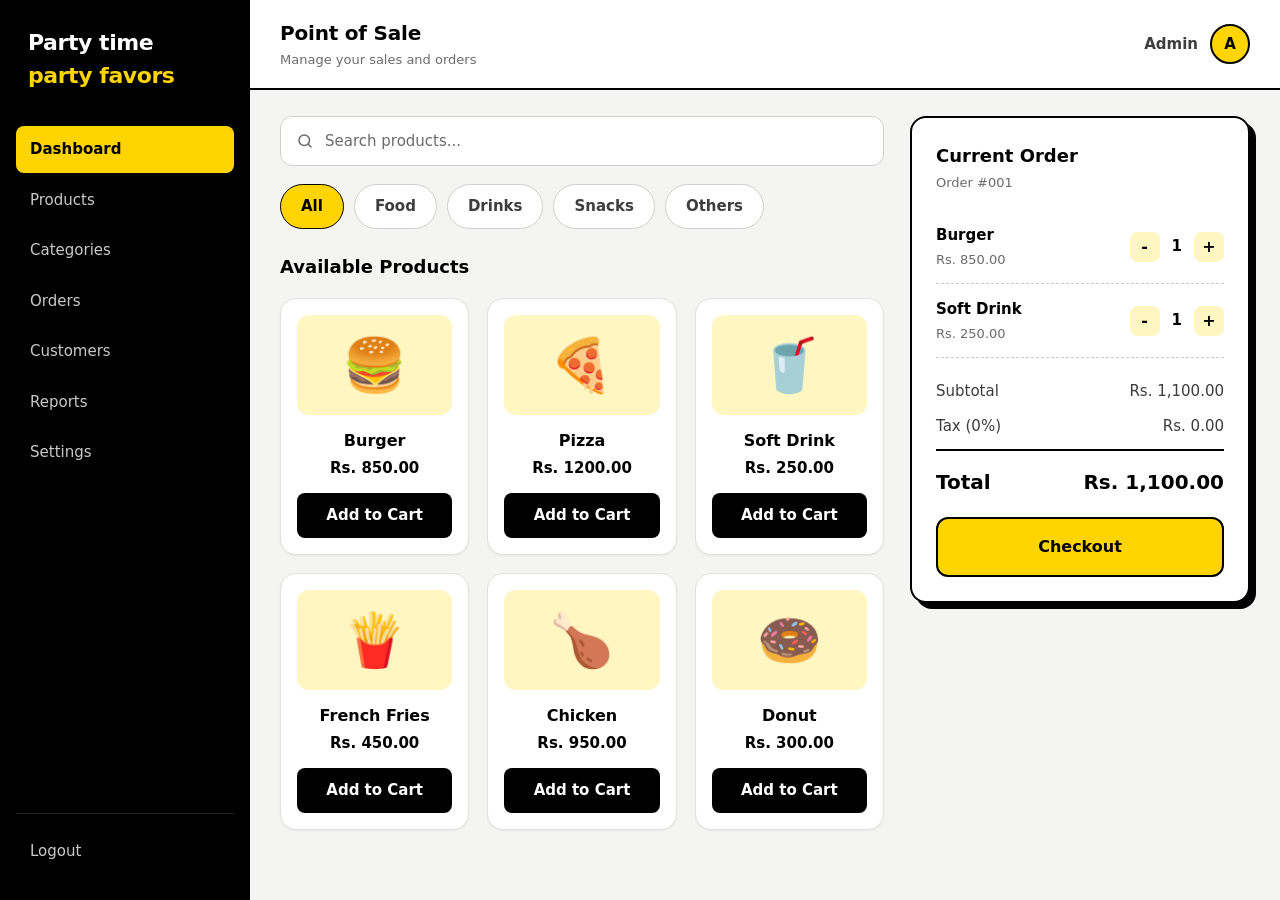
<file: index.html>
<!DOCTYPE html>
<html lang="en">
<head>
    <meta charset="UTF-8">
    <meta name="viewport" content="width=device-width, initial-scale=1.0">
    <title>Party time party favors - POS</title>
    <link rel="stylesheet" href="CSS/style.css">
</head>
<body>

    <div class="container">
        <aside class="sidebar">
            <h2>Party time <span> party favors</span></h2>

            <nav>
                <a class="active">Dashboard</a>
                <a href="products.html">Products</a>
                <a href="categories.html">Categories</a>
                <a href="orders.html">Orders</a>
                <a href="customers.html">Customers</a>
                <a href="reports.html">Reports</a>
                <a href="settings.html">Settings</a>
            </nav>

            <div class="logout">
                <a href="login.html">Logout</a>
            </div>
        </aside>


        <main class="main">

            <header class="topbar">
                <div>
                    <h2>Point of Sale</h2>
                    <p>Manage your sales and orders</p>
                </div>

                <div class="profile">
                    <span>Admin</span>
                    <div class="avatar">A</div>
                </div>
            </header>

            <div class="content">

                <section class="products">

                    <div class="search">
                        <input type="text" placeholder="Search products...">
                    </div>

                    <div class="categories">
                        <button class="selected">All</button>
                        <button>Food</button>
                        <button>Drinks</button>
                        <button>Snacks</button>
                        <button>Others</button>
                    </div>

                    <h3>Available Products</h3>

                    <div class="product-grid">

                        <div class="product-card">
                            <div class="product-img">🍔</div>
                            <h4>Burger</h4>
                            <p>Rs. 850.00</p>
                            <button>Add to Cart</button>
                        </div>

                        <div class="product-card">
                            <div class="product-img">🍕</div>
                            <h4>Pizza</h4>
                            <p>Rs. 1200.00</p>
                            <button>Add to Cart</button>
                        </div>

                        <div class="product-card">
                            <div class="product-img">🥤</div>
                            <h4>Soft Drink</h4>
                            <p>Rs. 250.00</p>
                            <button>Add to Cart</button>
                        </div>

                        <div class="product-card">
                            <div class="product-img">🍟</div>
                            <h4>French Fries</h4>
                            <p>Rs. 450.00</p>
                            <button>Add to Cart</button>
                        </div>

                        <div class="product-card">
                            <div class="product-img">🍗</div>
                            <h4>Chicken</h4>
                            <p>Rs. 950.00</p>
                            <button>Add to Cart</button>
                        </div>

                        <div class="product-card">
                            <div class="product-img">🍩</div>
                            <h4>Donut</h4>
                            <p>Rs. 300.00</p>
                            <button>Add to Cart</button>
                        </div>

                    </div>
                </section>

                <section class="cart">

                    <h3>Current Order</h3>
                    <p class="order-id">Order #001</p>

                    <div class="cart-items">

                        <div class="cart-item">
                            <div>
                                <h4>Burger</h4>
                                <p>Rs. 850.00</p>
                            </div>
                            <div class="quantity">
                                <button>-</button>
                                <span>1</span>
                                <button>+</button>
                            </div>
                        </div>

                        <div class="cart-item">
                            <div>
                                <h4>Soft Drink</h4>
                                <p>Rs. 250.00</p>
                            </div>
                            <div class="quantity">
                                <button>-</button>
                                <span>1</span>
                                <button>+</button>
                            </div>
                        </div>

                    </div>

                    <div class="summary">
                        <div><span>Subtotal</span><span>Rs. 1,100.00</span></div>
                        <div><span>Tax (0%)</span><span>Rs. 0.00</span></div>
                        <div class="total">
                            <span>Total</span>
                            <span>Rs. 1,100.00</span>
                        </div>
                    </div>

                    <button class="checkout">Checkout</button>

                </section>

            </div>
        </main>
    </div>

    <script src="JS/script.js"></script>
</body>
</html>
</file>
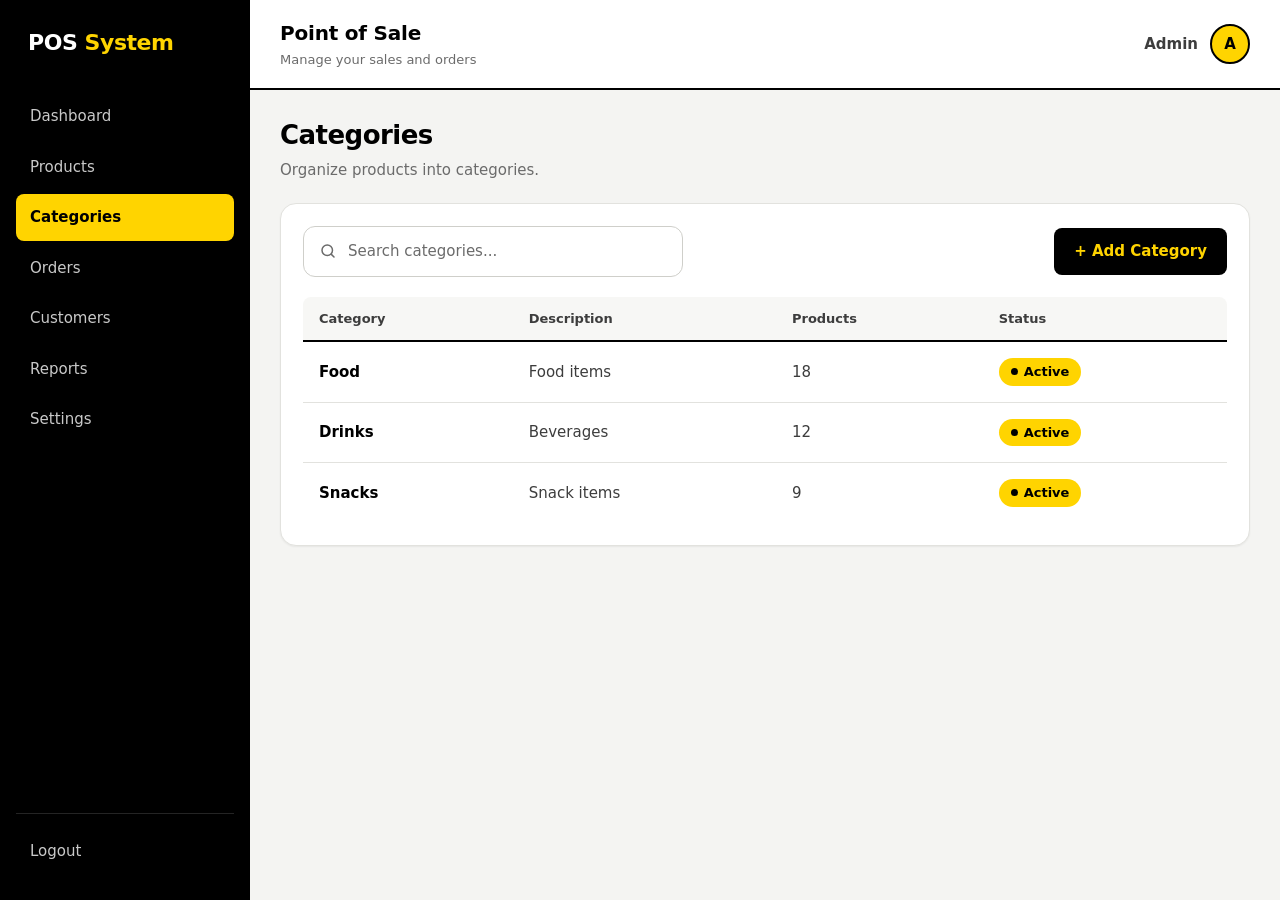
<file: categories.html>
<!DOCTYPE html>
<html lang="en">

<head>
    <meta charset="UTF-8">
    <meta name="viewport" content="width=device-width, initial-scale=1.0">
    <title>Categories | POS System</title>
    <link rel="stylesheet" href="CSS/style.css">
</head>

<body>
    <div class="container">
        <aside class="sidebar">
            <h2>POS<span> System</span></h2>
            <nav><a href="index.html">Dashboard</a><a href="products.html">Products</a><a class="active"
                    aria-current="page" href="categories.html">Categories</a><a href="orders.html">Orders</a><a
                    href="customers.html">Customers</a><a href="reports.html">Reports</a><a
                    href="settings.html">Settings</a></nav>
            <div class="logout"><a href="#">Logout</a></div>
        </aside>
        <main class="main">
            <header class="topbar">
                <div>
                    <h2>Point of Sale</h2>
                    <p>Manage your sales and orders</p>
                </div>
                <div class="profile"><span>Admin</span>
                    <div class="avatar">A</div>
                </div>
            </header>
            <div class="content">
                <div class="page-title">
                    <h2>Categories</h2>
                    <p>Organize products into categories.</p>
                </div>
                <div class="panel">
                    <div class="toolbar">
                        <div class="search"><input placeholder="Search categories..."></div><button class="btn">+ Add
                            Category</button>
                    </div>
                    <table>
                        <thead>
                            <tr>
                                <th>Category</th>
                                <th>Description</th>
                                <th>Products</th>
                                <th>Status</th>
                            </tr>
                        </thead>
                        <tbody>
                            <tr>
                                <td>Food</td>
                                <td>Food items</td>
                                <td>18</td>
                                <td><span class="status">Active</span></td>
                            </tr>
                            <tr>
                                <td>Drinks</td>
                                <td>Beverages</td>
                                <td>12</td>
                                <td><span class="status">Active</span></td>
                            </tr>
                            <tr>
                                <td>Snacks</td>
                                <td>Snack items</td>
                                <td>9</td>
                                <td><span class="status">Active</span></td>
                            </tr>
                        </tbody>
                    </table>
                </div>
            </div>
        </main>
    </div>
    <script src="JS/script.js"></script>
</body>

</html>
</file>
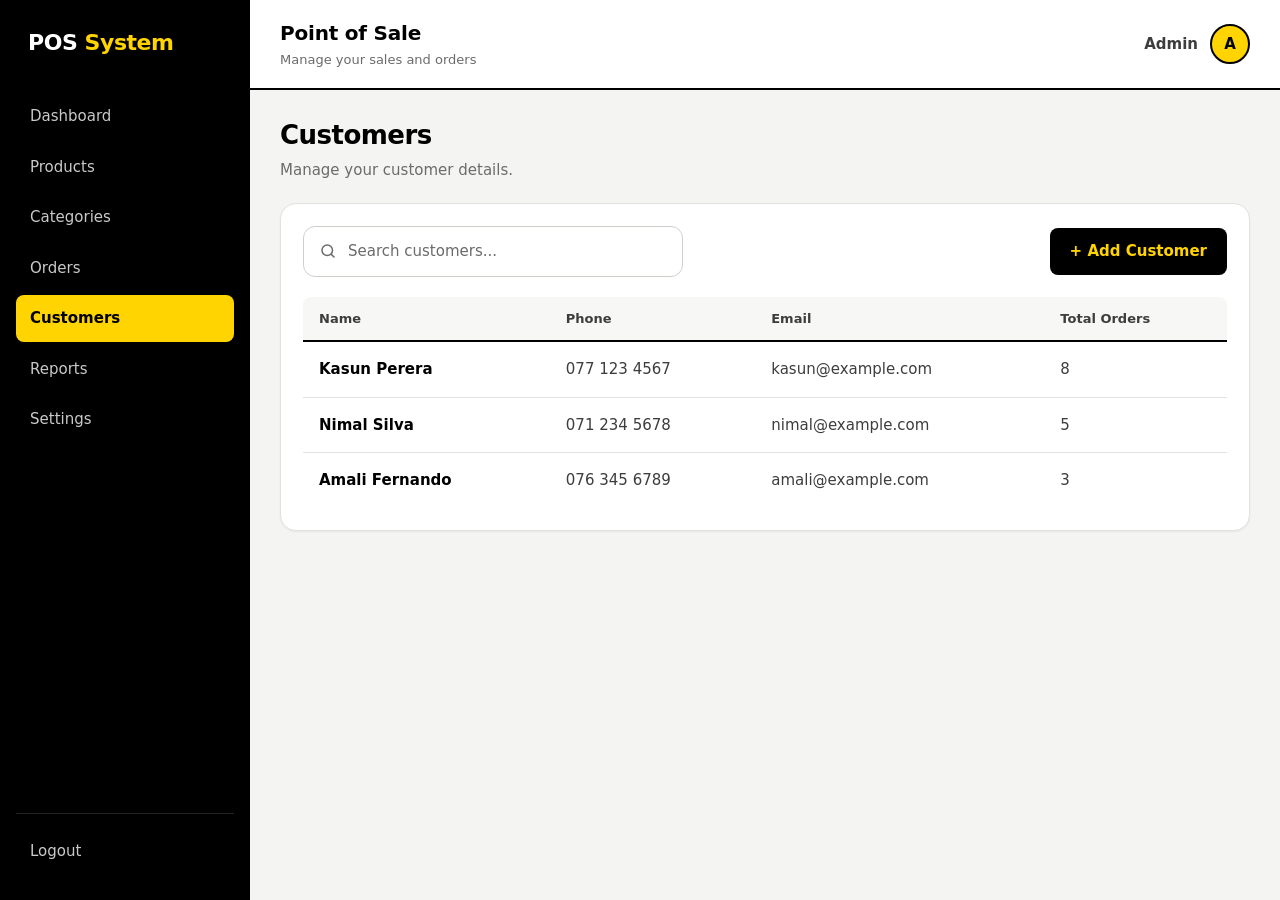
<file: customers.html>
<!DOCTYPE html>
<html lang="en">

<head>
    <meta charset="UTF-8">
    <meta name="viewport" content="width=device-width, initial-scale=1.0">
    <title>Customers | POS System</title>
    <link rel="stylesheet" href="CSS/style.css">
</head>

<body>
    <div class="container">
        <aside class="sidebar">
            <h2>POS<span> System</span></h2>
            <nav><a href="index.html">Dashboard</a><a href="products.html">Products</a><a
                    href="categories.html">Categories</a><a href="orders.html">Orders</a><a class="active"
                    aria-current="page" href="customers.html">Customers</a><a href="reports.html">Reports</a><a
                    href="settings.html">Settings</a></nav>
            <div class="logout"><a href="#">Logout</a></div>
        </aside>
        <main class="main">
            <header class="topbar">
                <div>
                    <h2>Point of Sale</h2>
                    <p>Manage your sales and orders</p>
                </div>
                <div class="profile"><span>Admin</span>
                    <div class="avatar">A</div>
                </div>
            </header>
            <div class="content">
                <div class="page-title">
                    <h2>Customers</h2>
                    <p>Manage your customer details.</p>
                </div>
                <div class="panel">
                    <div class="toolbar">
                        <div class="search"><input placeholder="Search customers..."></div><button class="btn">+ Add
                            Customer</button>
                    </div>
                    <table>
                        <thead>
                            <tr>
                                <th>Name</th>
                                <th>Phone</th>
                                <th>Email</th>
                                <th>Total Orders</th>
                            </tr>
                        </thead>
                        <tbody>
                            <tr>
                                <td>Kasun Perera</td>
                                <td>077 123 4567</td>
                                <td>kasun@example.com</td>
                                <td>8</td>
                            </tr>
                            <tr>
                                <td>Nimal Silva</td>
                                <td>071 234 5678</td>
                                <td>nimal@example.com</td>
                                <td>5</td>
                            </tr>
                            <tr>
                                <td>Amali Fernando</td>
                                <td>076 345 6789</td>
                                <td>amali@example.com</td>
                                <td>3</td>
                            </tr>
                        </tbody>
                    </table>
                </div>
            </div>
        </main>
    </div>
    <script src="JS/script.js"></script>
</body>

</html>
</file>
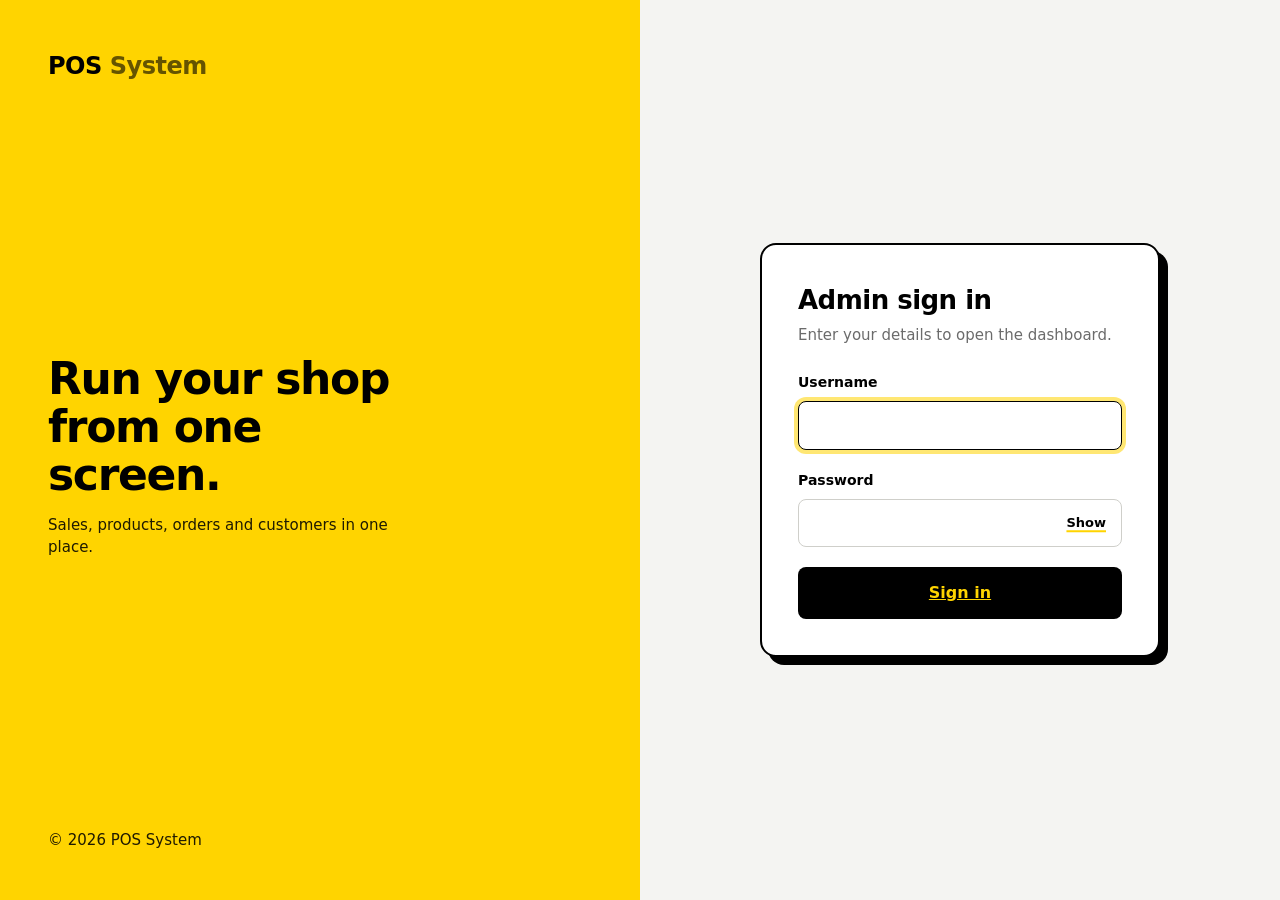
<file: login.html>
<!DOCTYPE html>
<html lang="en">
<head>
    <meta charset="UTF-8">
    <meta name="viewport" content="width=device-width, initial-scale=1.0">
    <title>Admin Login | POS System</title>
    <link rel="stylesheet" href="CSS/style.css">
    <link rel="stylesheet" href="CSS/login.css">
</head>
<body>
    <div class="login-page">
        
        <section class="login-brand">
            <h1>POS<span> System</span></h1>
            <div>
                <h2>Run your shop from one screen.</h2>
                <p>Sales, products, orders and customers in one place.</p>
            </div>
            <p>&copy; 2026 POS System</p>
        </section>

        <section class="login-form-wrap">
            <div class="login-card">
                <h2>Admin sign in</h2>
                <p class="sub">Enter your details to open the dashboard.</p>
                
                <div class="login-error" id="error" role="alert"></div>
                
                <form id="loginForm" autocomplete="on">
                    <div class="field">
                        <label for="username">Username</label>
                        <input id="username" name="username" type="text" autocomplete="username" required autofocus>
                    </div>
                    
                    <div class="field">
                        <label for="password">Password</label>
                        <div class="password-box">
                            <input id="password" name="password" type="password" autocomplete="current-password" required>
                            <button type="button" class="toggle-pass" id="toggle" aria-label="Show password">Show</button>
                        </div>
                    </div>
                    
                    <a href="index.html" class="btn" id="submitBtn">Sign in</a>
                </form>
            </div>
        </section>

    </div>
    <script src="JS/auth.js"></script>
</body>
</html>
</file>
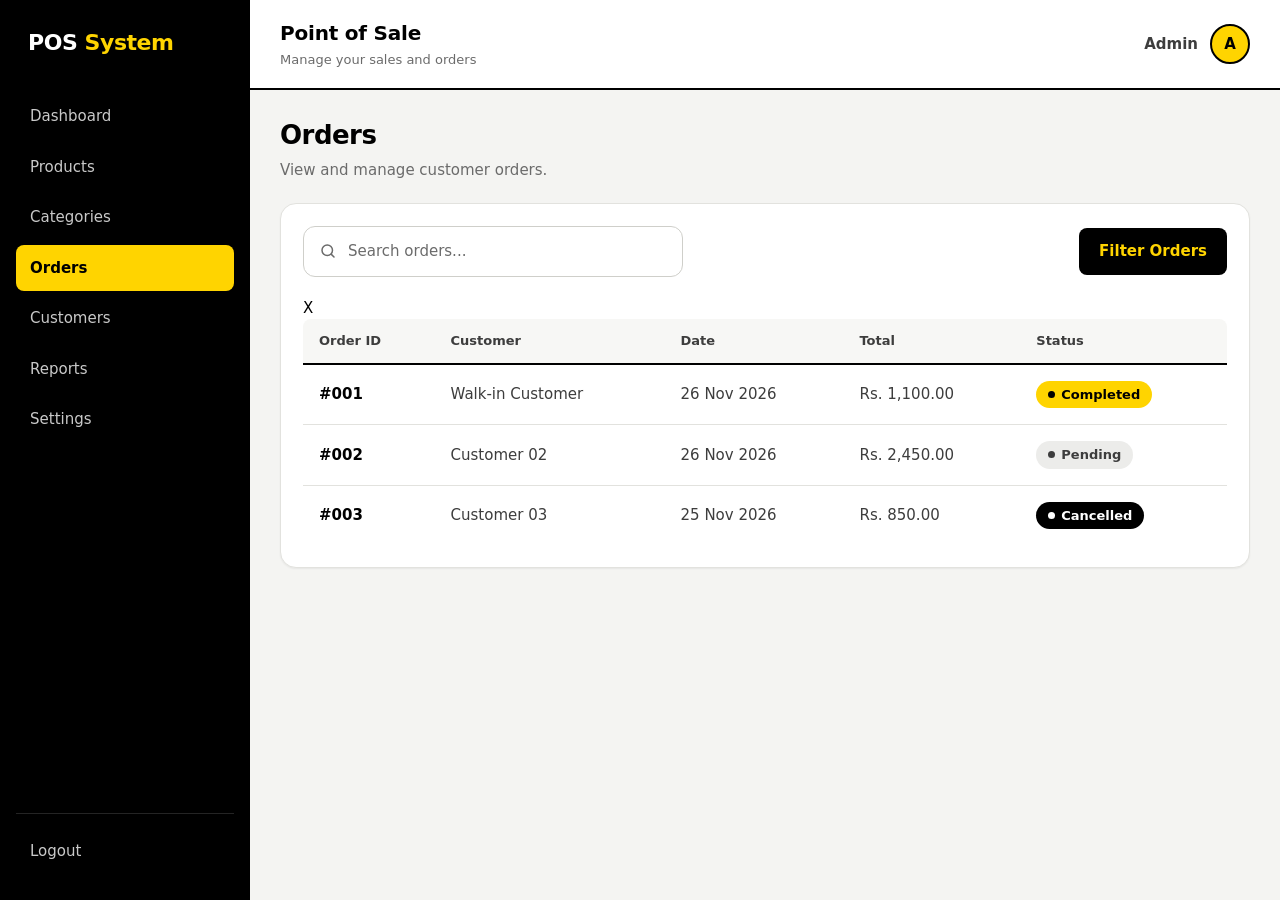
<file: orders.html>
<!DOCTYPE html>
<html lang="en">

<head>
    <meta charset="UTF-8">
    <meta name="viewport" content="width=device-width, initial-scale=1.0">
    <title>Orders | POS System</title>
    <link rel="stylesheet" href="CSS/style.css">
</head>

<body>
    <div class="container">
        <aside class="sidebar">
            <h2>POS<span> System</span></h2>
            <nav><a href="index.html">Dashboard</a><a href="products.html">Products</a><a
                    href="categories.html">Categories</a><a class="active" aria-current="page"
                    href="orders.html">Orders</a><a href="customers.html">Customers</a><a
                    href="reports.html">Reports</a><a href="settings.html">Settings</a></nav>
            <div class="logout"><a href="#">Logout</a></div>
        </aside>
        <main class="main">
            <header class="topbar">
                <div>
                    <h2>Point of Sale</h2>
                    <p>Manage your sales and orders</p>
                </div>
                <div class="profile"><span>Admin</span>
                    <div class="avatar">A</div>
                </div>
            </header>
            <div class="content">
                <div class="page-title">
                    <h2>Orders</h2>
                    <p>View and manage customer orders.</p>
                </div>
                <div class="panel">
                    <div class="toolbar">
                        <div class="search"><input placeholder="Search orders..."></div><button class="btn">Filter
                            Orders</button>
                    </div>
                    <table>
                        <thead>
                            <tr>
                                <th>Order ID</th>
                                <th>Customer</th>
                                <th>Date</th>
                                <th>Total</th>
                                <th>Status</th>
                            </tr>
                        </thead>
                        <tbody>
                            <tr>
                                <td>#001</td>
                                <td>Walk-in Customer</td>
                                <td>26 Nov 2026</td>
                                <td>Rs. 1,100.00</td>
                                <td><span class="status">Completed</span></td>
                            </tr>
                            <tr>
                                <td>#002</td>
                                <td>Customer 02</td>
         X                       <td>26 Nov 2026</td>
                                <td>Rs. 2,450.00</td>
                                <td><span class="status pending">Pending</span></td>
                            </tr>
                            <tr>
                                <td>#003</td>
                                <td>Customer 03</td>
                                <td>25 Nov 2026</td>
                                <td>Rs. 850.00</td>
                                <td><span class="status cancelled">Cancelled</span></td>
                            </tr>
                        </tbody>
                    </table>
                </div>
            </div>
        </main>
    </div>
    <script src="JS/script.js"></script>
</body>

</html>
</file>
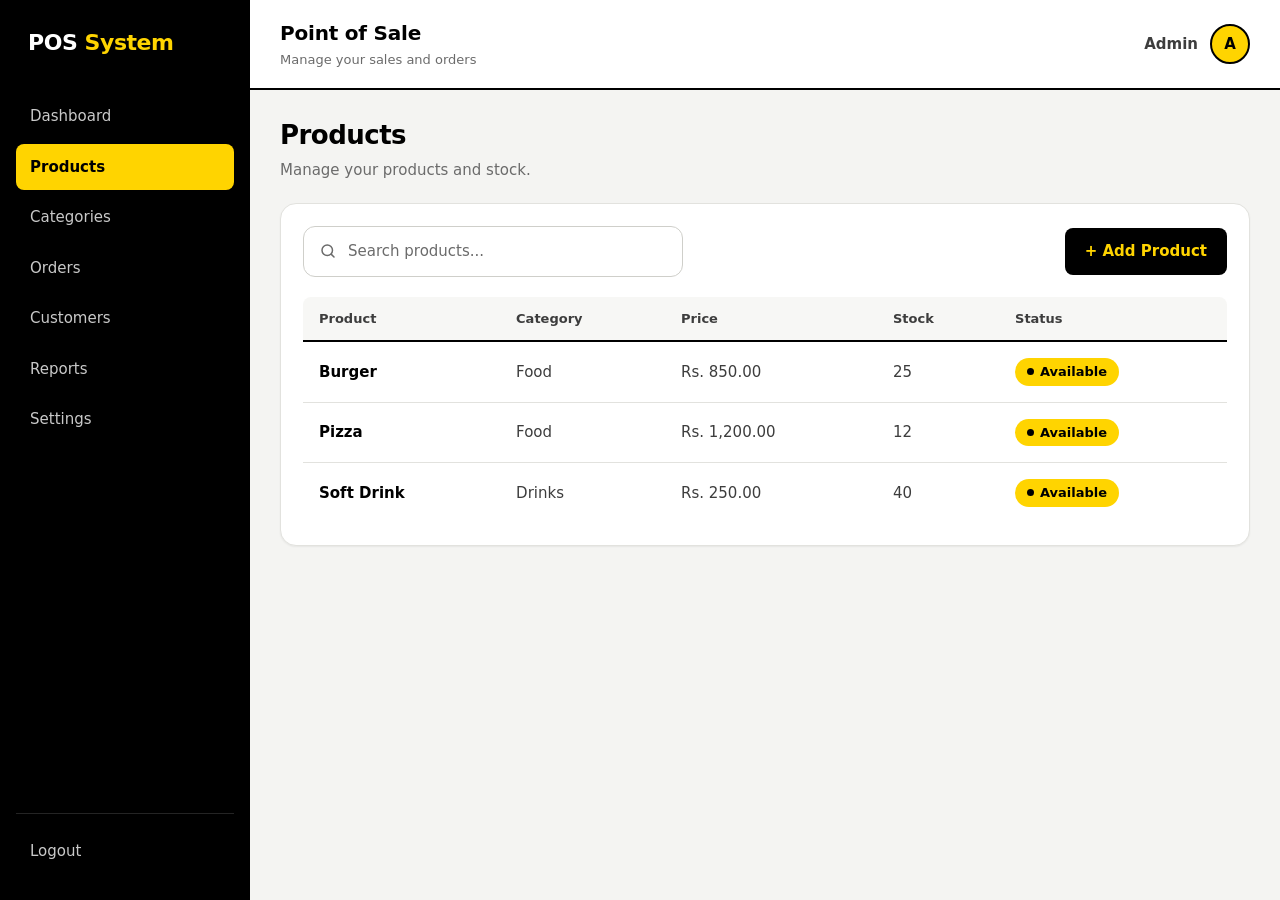
<file: products.html>
<!DOCTYPE html>
<html lang="en">

<head>
    <meta charset="UTF-8">
    <meta name="viewport" content="width=device-width, initial-scale=1.0">
    <title>Products | POS System</title>
    <link rel="stylesheet" href="CSS/style.css">
</head>

<body>
    <div class="container">
        <aside class="sidebar">
            <h2>POS<span> System</span></h2>
            <nav><a href="index.html">Dashboard</a><a class="active" aria-current="page"
                    href="products.html">Products</a><a href="categories.html">Categories</a><a
                    href="orders.html">Orders</a><a href="customers.html">Customers</a><a
                    href="reports.html">Reports</a><a href="settings.html">Settings</a></nav>
            <div class="logout"><a href="#">Logout</a></div>
        </aside>
        <main class="main">
            <header class="topbar">
                <div>
                    <h2>Point of Sale</h2>
                    <p>Manage your sales and orders</p>
                </div>
                <div class="profile"><span>Admin</span>
                    <div class="avatar">A</div>
                </div>
            </header>
            <div class="content">
                <div class="page-title">
                    <h2>Products</h2>
                    <p>Manage your products and stock.</p>
                </div>
                <div class="panel">
                    <div class="toolbar">
                        <div class="search"><input placeholder="Search products..."></div><button class="btn">+ Add
                            Product</button>
                    </div>
                    <table>
                        <thead>
                            <tr>
                                <th>Product</th>
                                <th>Category</th>
                                <th>Price</th>
                                <th>Stock</th>
                                <th>Status</th>
                            </tr>
                        </thead>
                        <tbody>
                            <tr>
                                <td>Burger</td>
                                <td>Food</td>
                                <td>Rs. 850.00</td>
                                <td>25</td>
                                <td><span class="status">Available</span></td>
                            </tr>
                            <tr>
                                <td>Pizza</td>
                                <td>Food</td>
                                <td>Rs. 1,200.00</td>
                                <td>12</td>
                                <td><span class="status">Available</span></td>
                            </tr>
                            <tr>
                                <td>Soft Drink</td>
                                <td>Drinks</td>
                                <td>Rs. 250.00</td>
                                <td>40</td>
                                <td><span class="status">Available</span></td>
                            </tr>
                        </tbody>
                    </table>
                </div>
            </div>
        </main>
    </div>
    <script src="JS/script.js"></script>
</body>

</html>
</file>
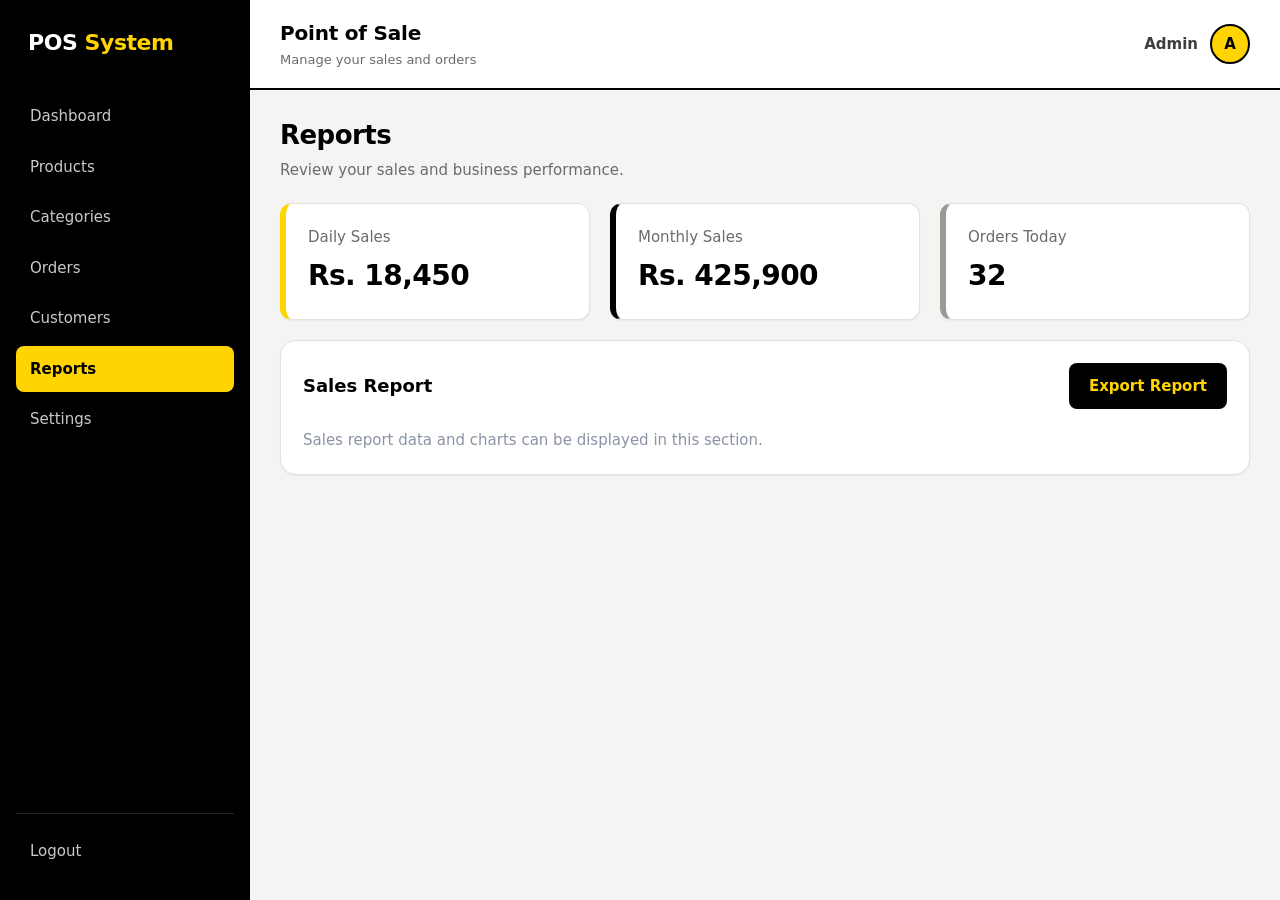
<file: reports.html>
<!DOCTYPE html>
<html lang="en">

<head>
    <meta charset="UTF-8">
    <meta name="viewport" content="width=device-width, initial-scale=1.0">
    <title>Reports | POS System</title>
    <link rel="stylesheet" href="CSS/style.css">
</head>

<body>
    <div class="container">
        <aside class="sidebar">
            <h2>POS<span> System</span></h2>
            <nav><a href="index.html">Dashboard</a><a href="products.html">Products</a><a
                    href="categories.html">Categories</a><a href="orders.html">Orders</a><a
                    href="customers.html">Customers</a><a class="active" aria-current="page"
                    href="reports.html">Reports</a><a href="settings.html">Settings</a></nav>
            <div class="logout"><a href="#">Logout</a></div>
        </aside>
        <main class="main">
            <header class="topbar">
                <div>
                    <h2>Point of Sale</h2>
                    <p>Manage your sales and orders</p>
                </div>
                <div class="profile"><span>Admin</span>
                    <div class="avatar">A</div>
                </div>
            </header>
            <div class="content">
                <div class="page-title">
                    <h2>Reports</h2>
                    <p>Review your sales and business performance.</p>
                </div>
                <div class="cards">
                    <div class="stat-card">
                        <p>Daily Sales</p>
                        <h3>Rs. 18,450</h3>
                    </div>
                    <div class="stat-card">
                        <p>Monthly Sales</p>
                        <h3>Rs. 425,900</h3>
                    </div>
                    <div class="stat-card">
                        <p>Orders Today</p>
                        <h3>32</h3>
                    </div>
                </div>
                <div class="panel" style="margin-top:20px">
                    <div class="toolbar">
                        <h3>Sales Report</h3><button class="btn">Export Report</button>
                    </div>
                    <p style="color:#8993a5">Sales report data and charts can be displayed in this section.</p>
                </div>
            </div>
        </main>
    </div>
    <script src="JS/script.js"></script>
</body>

</html>
</file>
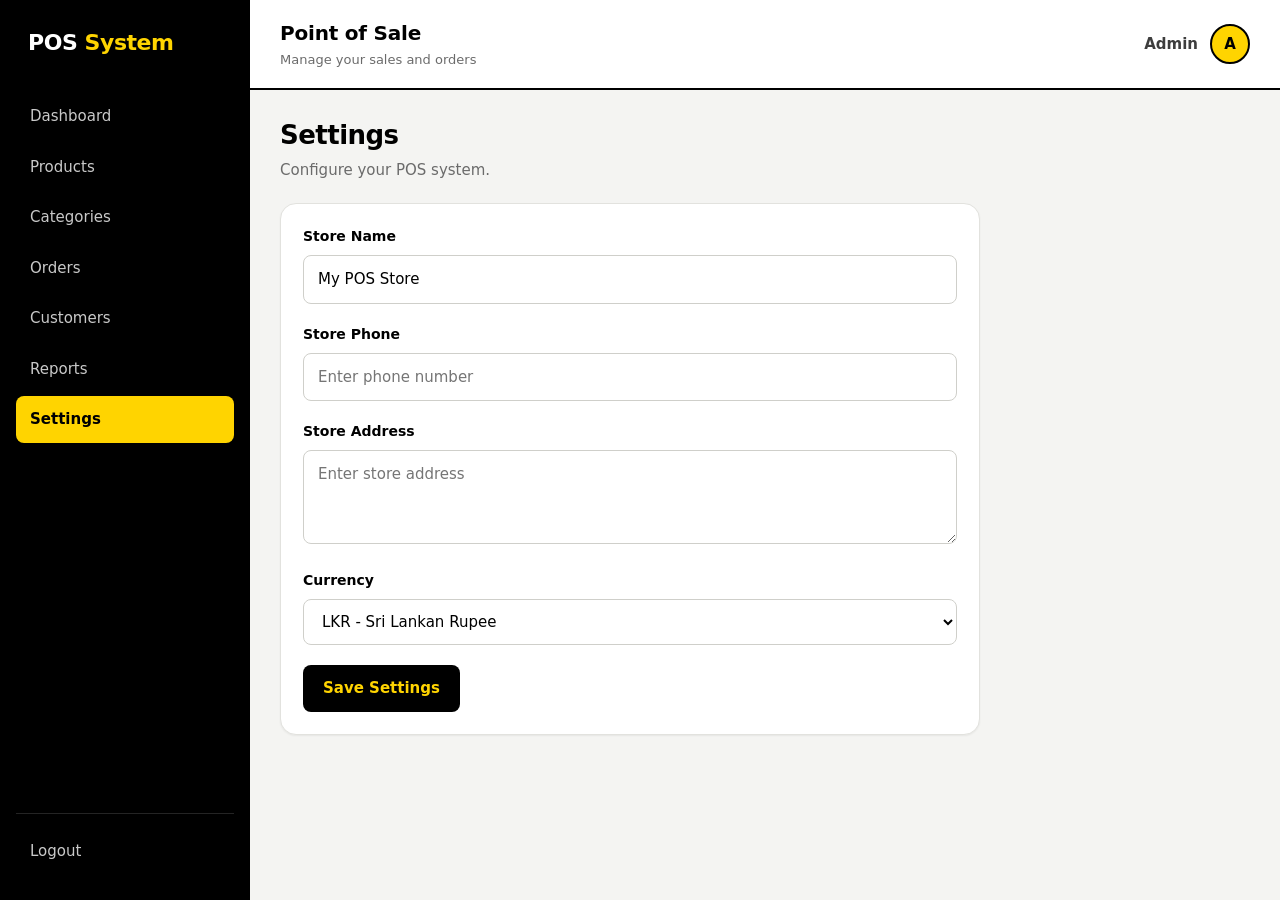
<file: settings.html>
<!DOCTYPE html>
<html lang="en">

<head>
    <meta charset="UTF-8">
    <meta name="viewport" content="width=device-width, initial-scale=1.0">
    <title>Settings | POS System</title>
    <link rel="stylesheet" href="CSS/style.css">
</head>

<body>
    <div class="container">
        <aside class="sidebar">
            <h2>POS<span> System</span></h2>
            <nav><a href="index.html">Dashboard</a><a href="products.html">Products</a><a
                    href="categories.html">Categories</a><a href="orders.html">Orders</a><a
                    href="customers.html">Customers</a><a href="reports.html">Reports</a><a class="active"
                    aria-current="page" href="settings.html">Settings</a></nav>
            <div class="logout"><a href="#">Logout</a></div>
        </aside>
        <main class="main">
            <header class="topbar">
                <div>
                    <h2>Point of Sale</h2>
                    <p>Manage your sales and orders</p>
                </div>
                <div class="profile"><span>Admin</span>
                    <div class="avatar">A</div>
                </div>
            </header>
            <div class="content">
                <div class="page-title">
                    <h2>Settings</h2>
                    <p>Configure your POS system.</p>
                </div>
                <div class="panel" style="max-width:700px">
                    <div class="field"><label>Store Name</label><input value="My POS Store"></div>
                    <div class="field"><label>Store Phone</label><input placeholder="Enter phone number"></div>
                    <div class="field"><label>Store Address</label><textarea rows="3"
                            placeholder="Enter store address"></textarea></div>
                    <div class="field"><label>Currency</label><select>
                            <option>LKR - Sri Lankan Rupee</option>
                            <option>USD - US Dollar</option>
                        </select></div><button class="btn">Save Settings</button>
                </div>
            </div>
        </main>
    </div>
    <script src="JS/script.js"></script>
</body>

</html>
</file>
<file: CSS/style.css>
:root {
    --ink: #000000;
    --ink-soft: #3d3d3d;
    --ink-faint: #6b6b6b;

    --sidebar: #000000;
    --sidebar-hover: rgba(255, 255, 255, 0.1);
    --sidebar-text: #c9c9c9;

    --bg: #f4f4f2;
    --surface: #ffffff;
    --line: #e2e2de;
    --brand: #ffd400;
    --brand-dark: #e6bd00;
    --brand-soft: #fff6c2;
    --brand-ink: #000000;

    --success: #ffd400;
    --success-dark: #e6bd00;
    --success-soft: #fff6c2;
    --warning-soft: #ececea;
    --warning-text: #3d3d3d;
    --danger-soft: #fee4e2;
    --danger-text: #b42318;

    --radius-sm: 8px;
    --radius-md: 12px;
    --radius-lg: 16px;

    --shadow-sm: 0 1px 2px rgba(0, 0, 0, 0.06);
    --shadow-md: 0 4px 16px rgba(0, 0, 0, 0.1);

    --font: "Inter", "Segoe UI", system-ui, -apple-system, Roboto, Arial, sans-serif;
}

* {
    margin: 0;
    padding: 0;
    box-sizing: border-box;
}

html {
    -webkit-text-size-adjust: 100%;
}

body {
    font-family: var(--font);
    font-size: 15px;
    line-height: 1.5;
    color: var(--ink);
    background: var(--bg);
    -webkit-font-smoothing: antialiased;
}

button,
input,
select,
textarea {
    font: inherit;
    color: inherit;
}

button {
    cursor: pointer;
}

:focus-visible {
    outline: 3px solid #000;
    outline-offset: 2px;
    box-shadow: 0 0 0 6px var(--brand);
}

.sidebar :focus-visible {
    outline-color: var(--brand);
    box-shadow: none;
}

.container {
    display: flex;
    min-height: 100vh;
}

.main {
    flex: 1;
    min-width: 0;
}

.sidebar {
    width: 250px;
    flex-shrink: 0;
    background: var(--sidebar);
    color: #fff;
    padding: 26px 16px;
    display: flex;
    flex-direction: column;
    position: sticky;
    top: 0;
    height: 100vh;
}

.sidebar h2 {
    font-size: 22px;
    font-weight: 800;
    letter-spacing: -0.02em;
    padding: 0 12px;
    margin-bottom: 34px;
}

.sidebar h2 span {
    color: var(--brand);
    font-weight: 600;
}

.sidebar nav {
    display: flex;
    flex-direction: column;
    gap: 4px;
}

.sidebar nav a,
.logout a {
    display: block;
    color: var(--sidebar-text);
    text-decoration: none;
    font-weight: 500;
    padding: 12px 14px;
    border-radius: var(--radius-sm);
    transition: background 0.2s, color 0.2s;
}

.sidebar nav a:hover,
.logout a:hover {
    background: var(--sidebar-hover);
    color: #fff;
}

.sidebar nav a.active,
.sidebar nav a[aria-current="page"] {
    background: var(--brand);
    color: #000;
    font-weight: 700;
}

.logout {
    margin-top: auto;
    border-top: 1px solid rgba(255, 255, 255, 0.14);
    padding-top: 14px;
}

.topbar {
    background: var(--surface);
    padding: 18px 30px;
    display: flex;
    justify-content: space-between;
    align-items: center;
    border-bottom: 2px solid #000;
    position: sticky;
    top: 0;
    z-index: 10;
}

.topbar h2 {
    font-size: 20px;
    letter-spacing: -0.01em;
    color: var(--ink);
}

.topbar p {
    color: var(--ink-faint);
    font-size: 13px;
    margin-top: 2px;
}

.profile {
    display: flex;
    align-items: center;
    gap: 12px;
    font-weight: 600;
    color: var(--ink-soft);
}

.avatar {
    background: var(--brand);
    color: #000;
    width: 40px;
    height: 40px;
    border-radius: 50%;
    border: 2px solid #000;
    display: grid;
    place-items: center;
    font-weight: 800;
}

.content {
    display: grid;
    grid-template-columns: minmax(0, 1fr) 340px;
    gap: 26px;
    padding: 26px 30px;
    align-items: start;
}

.content:has(> .page-title) {
    display: block;
    max-width: 1200px;
}

.page-title {
    margin-bottom: 22px;
}

.page-title h2 {
    font-size: 26px;
    letter-spacing: -0.02em;
}

.page-title p {
    color: var(--ink-faint);
    margin-top: 4px;
}

.search input {
    width: 100%;
    padding: 13px 16px 13px 44px;
    border: 1px solid #cfcfca;
    border-radius: var(--radius-md);
    background: var(--surface) url("data:image/svg+xml,%3Csvg xmlns='http://www.w3.org/2000/svg' width='18' height='18' fill='none' stroke='%236b6b6b' stroke-width='2' stroke-linecap='round' viewBox='0 0 24 24'%3E%3Ccircle cx='11' cy='11' r='7'/%3E%3Cpath d='m20 20-3.5-3.5'/%3E%3C/svg%3E") no-repeat 15px center;
    outline: none;
    margin-bottom: 18px;
    transition: border-color 0.2s, box-shadow 0.2s;
}

.search input::placeholder {
    color: var(--ink-faint);
}

.search input:focus {
    border-color: #000;
    box-shadow: 0 0 0 4px rgba(255, 212, 0, 0.55);
}

.categories {
    display: flex;
    gap: 10px;
    flex-wrap: wrap;
    margin-bottom: 24px;
}

.categories button {
    border: 1px solid #cfcfca;
    padding: 10px 20px;
    border-radius: 999px;
    background: var(--surface);
    color: var(--ink-soft);
    font-weight: 600;
    transition: all 0.2s;
}

.categories button:hover {
    border-color: #000;
    color: #000;
    background: var(--brand-soft);
}

.categories button.selected {
    background: var(--brand);
    border-color: #000;
    color: #000;
    font-weight: 700;
}

.products h3 {
    font-size: 18px;
    margin-bottom: 18px;
}

.product-grid {
    display: grid;
    grid-template-columns: repeat(auto-fill, minmax(170px, 1fr));
    gap: 18px;
}

.product-card {
    background: var(--surface);
    padding: 16px;
    border-radius: var(--radius-lg);
    text-align: center;
    border: 1px solid var(--line);
    box-shadow: var(--shadow-sm);
    transition: transform 0.2s, box-shadow 0.2s, border-color 0.2s;
}

.product-card:hover {
    transform: translateY(-3px);
    box-shadow: var(--shadow-md);
    border-color: #000;
}

.product-img {
    font-size: 52px;
    line-height: 1;
    background: var(--brand-soft);
    padding: 24px 10px;
    border-radius: var(--radius-md);
    margin-bottom: 14px;
}

.product-card h4 {
    font-size: 16px;
    margin-bottom: 4px;
}

.product-card p {
    color: var(--ink);
    font-weight: 800;
    margin-bottom: 14px;
}

.product-card button {
    width: 100%;
    padding: 11px;
    background: #000;
    color: #fff;
    border: none;
    border-radius: var(--radius-sm);
    font-weight: 600;
    transition: background 0.2s, color 0.2s, transform 0.1s;
}

.product-card button:hover {
    background: var(--brand);
    color: #000;
}

.product-card button:active {
    transform: scale(0.97);
}

.cart {
    background: var(--surface);
    padding: 24px;
    border-radius: var(--radius-lg);
    border: 2px solid #000;
    box-shadow: 6px 6px 0 #000;
    position: sticky;
    top: 98px;
}

.cart h3 {
    font-size: 18px;
    margin-bottom: 4px;
}

.order-id {
    color: var(--ink-faint);
    font-size: 13px;
    margin-bottom: 18px;
}

.cart-item {
    display: flex;
    justify-content: space-between;
    align-items: center;
    padding: 14px 0;
    border-bottom: 1px dashed #cfcfca;
}

.cart-item h4 {
    font-size: 15px;
}

.cart-item p {
    color: var(--ink-faint);
    font-size: 13px;
    margin-top: 3px;
}

.quantity {
    display: flex;
    align-items: center;
    gap: 12px;
    font-weight: 700;
}

.quantity button {
    width: 30px;
    height: 30px;
    border: none;
    background: var(--brand-soft);
    color: #000;
    font-size: 16px;
    font-weight: 700;
    border-radius: 8px;
    transition: background 0.2s;
}

.quantity button:hover {
    background: var(--brand);
}

.summary {
    margin-top: 22px;
}

.summary div {
    display: flex;
    justify-content: space-between;
    margin-bottom: 12px;
    color: var(--ink-soft);
}

.summary .total {
    border-top: 2px solid #000;
    padding-top: 16px;
    margin-top: 6px;
    margin-bottom: 20px;
    font-size: 20px;
    font-weight: 800;
    color: var(--ink);
}

.checkout {
    width: 100%;
    padding: 16px;
    background: var(--brand);
    color: #000;
    border: 2px solid #000;
    border-radius: var(--radius-md);
    font-size: 16px;
    font-weight: 800;
    transition: background 0.2s, transform 0.1s;
}

.checkout:hover {
    background: var(--brand-dark);
}

.checkout:active {
    transform: scale(0.98);
}

.panel {
    background: var(--surface);
    border: 1px solid var(--line);
    border-radius: var(--radius-lg);
    padding: 22px;
    box-shadow: var(--shadow-sm);
}

.toolbar {
    display: flex;
    justify-content: space-between;
    align-items: center;
    gap: 16px;
    margin-bottom: 20px;
}

.toolbar .search {
    flex: 1;
    max-width: 380px;
}

.toolbar .search input {
    margin-bottom: 0;
}

.toolbar h3 {
    font-size: 18px;
}

.btn {
    display: inline-flex;
    align-items: center;
    justify-content: center;
    gap: 6px;
    padding: 12px 20px;
    background: #000;
    color: var(--brand);
    border: none;
    border-radius: var(--radius-sm);
    font-weight: 700;
    white-space: nowrap;
    transition: background 0.2s, color 0.2s, transform 0.1s;
}

.btn:hover {
    background: var(--brand);
    color: #000;
}

.btn:active {
    transform: scale(0.97);
}

.panel table {
    width: 100%;
    border-collapse: collapse;
}

.panel {
    overflow-x: auto;
}

th {
    text-align: left;
    font-size: 13px;
    font-weight: 600;
    color: var(--ink-soft);
    background: #f7f7f5;
    padding: 12px 16px;
    border-bottom: 2px solid #000;
    white-space: nowrap;
}

th:first-child {
    border-top-left-radius: var(--radius-sm);
}

th:last-child {
    border-top-right-radius: var(--radius-sm);
}

td {
    padding: 16px;
    border-bottom: 1px solid var(--line);
    color: var(--ink-soft);
    white-space: nowrap;
}

td:first-child {
    color: var(--ink);
    font-weight: 600;
}

tbody tr {
    transition: background 0.15s;
}

tbody tr:hover {
    background: #fffbe0;
}

tbody tr:last-child td {
    border-bottom: none;
}

.status {
    display: inline-flex;
    align-items: center;
    gap: 6px;
    padding: 4px 12px;
    border-radius: 999px;
    font-size: 13px;
    font-weight: 600;
    background: var(--brand);
    color: #000;
}

.status::before {
    content: "";
    width: 7px;
    height: 7px;
    border-radius: 50%;
    background: currentColor;
}

.status.pending {
    background: var(--warning-soft);
    color: var(--warning-text);
}

.status.cancelled {
    background: #000;
    color: #fff;
}

.cards {
    display: grid;
    grid-template-columns: repeat(auto-fit, minmax(220px, 1fr));
    gap: 20px;
}

.stat-card {
    background: var(--surface);
    border: 1px solid var(--line);
    border-left: 6px solid var(--brand);
    border-radius: var(--radius-md);
    padding: 22px;
    box-shadow: var(--shadow-sm);
}

.stat-card:nth-child(2) {
    border-left-color: #000;
}

.stat-card:nth-child(3) {
    border-left-color: #9a9a95;
}

.stat-card p {
    color: var(--ink-faint);
    font-weight: 500;
    margin-bottom: 6px;
}

.stat-card h3 {
    font-size: 28px;
    letter-spacing: -0.02em;
}

.field {
    margin-bottom: 20px;
}

.field label {
    display: block;
    font-weight: 600;
    font-size: 14px;
    margin-bottom: 8px;
    color: var(--ink);
}

.field input,
.field select,
.field textarea {
    width: 100%;
    padding: 12px 14px;
    border: 1px solid #cfcfca;
    border-radius: var(--radius-sm);
    background: var(--surface);
    outline: none;
    transition: border-color 0.2s, box-shadow 0.2s;
}

.field textarea {
    resize: vertical;
}

.field input:focus,
.field select:focus,
.field textarea:focus {
    border-color: #000;
    box-shadow: 0 0 0 4px rgba(255, 212, 0, 0.55);
}

@media (max-width: 1100px) {
    .content {
        grid-template-columns: 1fr;
    }

    .cart {
        position: static;
    }
}

@media (max-width: 800px) {
    .sidebar {
        width: 78px;
        padding: 18px 8px;
    }

    .sidebar h2 {
        font-size: 13px;
        padding: 0;
        text-align: center;
    }

    .sidebar h2 span {
        display: none;
    }

    .sidebar nav a,
    .logout a {
        font-size: 11px;
        padding: 11px 2px;
        text-align: center;
    }

    .topbar {
        padding: 14px 18px;
    }

    .content {
        padding: 18px;
    }

    .toolbar {
        flex-direction: column;
        align-items: stretch;
    }

    .toolbar .search {
        max-width: none;
    }
}

@media (max-width: 500px) {
    .product-grid {
        grid-template-columns: repeat(2, minmax(0, 1fr));
        gap: 12px;
    }

    .profile span {
        display: none;
    }
}

@media (prefers-reduced-motion: reduce) {
    * {
        transition: none !important;
    }
}
</file>
<file: CSS/login.css>
.login-page {
    min-height: 100vh;
    display: grid;
    grid-template-columns: 1fr 1fr;
    background: var(--surface);
}

.login-brand {
    background: var(--brand);
    color: #000;
    padding: 48px;
    display: flex;
    flex-direction: column;
    justify-content: space-between;
}

.login-brand h1 {
    font-size: 24px;
    font-weight: 800;
    letter-spacing: -0.02em;
}

.login-brand h1 span {
    color: #000;
    opacity: 0.6;
    font-weight: 600;
}

.login-brand h2 {
    font-size: 44px;
    font-weight: 800;
    line-height: 1.1;
    letter-spacing: -0.03em;
    max-width: 380px;
    margin-bottom: 14px;
}

.login-brand p {
    color: #1f1a00;
    font-weight: 500;
    max-width: 380px;
}

.login-form-wrap {
    display: grid;
    place-items: center;
    padding: 32px 24px;
    background: var(--bg);
}

.login-card {
    width: 100%;
    max-width: 400px;
    background: var(--surface);
    border: 2px solid #000;
    border-radius: var(--radius-lg);
    padding: 36px;
    box-shadow: 8px 8px 0 #000;
}

.login-card h2 {
    font-size: 26px;
    letter-spacing: -0.02em;
}

.login-card .sub {
    color: var(--ink-faint);
    margin: 4px 0 26px;
}

.password-box {
    position: relative;
}

.password-box input {
    padding-right: 70px;
}

.toggle-pass {
    position: absolute;
    right: 8px;
    top: 50%;
    transform: translateY(-50%);
    background: none;
    border: none;
    color: #000;
    font-weight: 700;
    font-size: 13px;
    padding: 6px 8px;
    border-radius: 6px;
    text-decoration: underline;
    text-decoration-color: var(--brand);
    text-decoration-thickness: 2px;
    text-underline-offset: 3px;
}

.toggle-pass:hover {
    background: var(--brand-soft);
}

.login-error {
    display: none;
    background: var(--danger-soft);
    color: var(--danger-text);
    border-radius: var(--radius-sm);
    padding: 11px 14px;
    font-size: 14px;
    margin-bottom: 18px;
}

.login-error.show {
    display: block;
}

.login-card .btn {
    width: 100%;
    padding: 14px;
    font-size: 16px;
}

.btn[disabled] {
    opacity: 0.65;
    cursor: not-allowed;
}

@media (max-width: 850px) {
    .login-page {
        grid-template-columns: 1fr;
    }

    .login-brand {
        display: none;
    }
}
</file>
